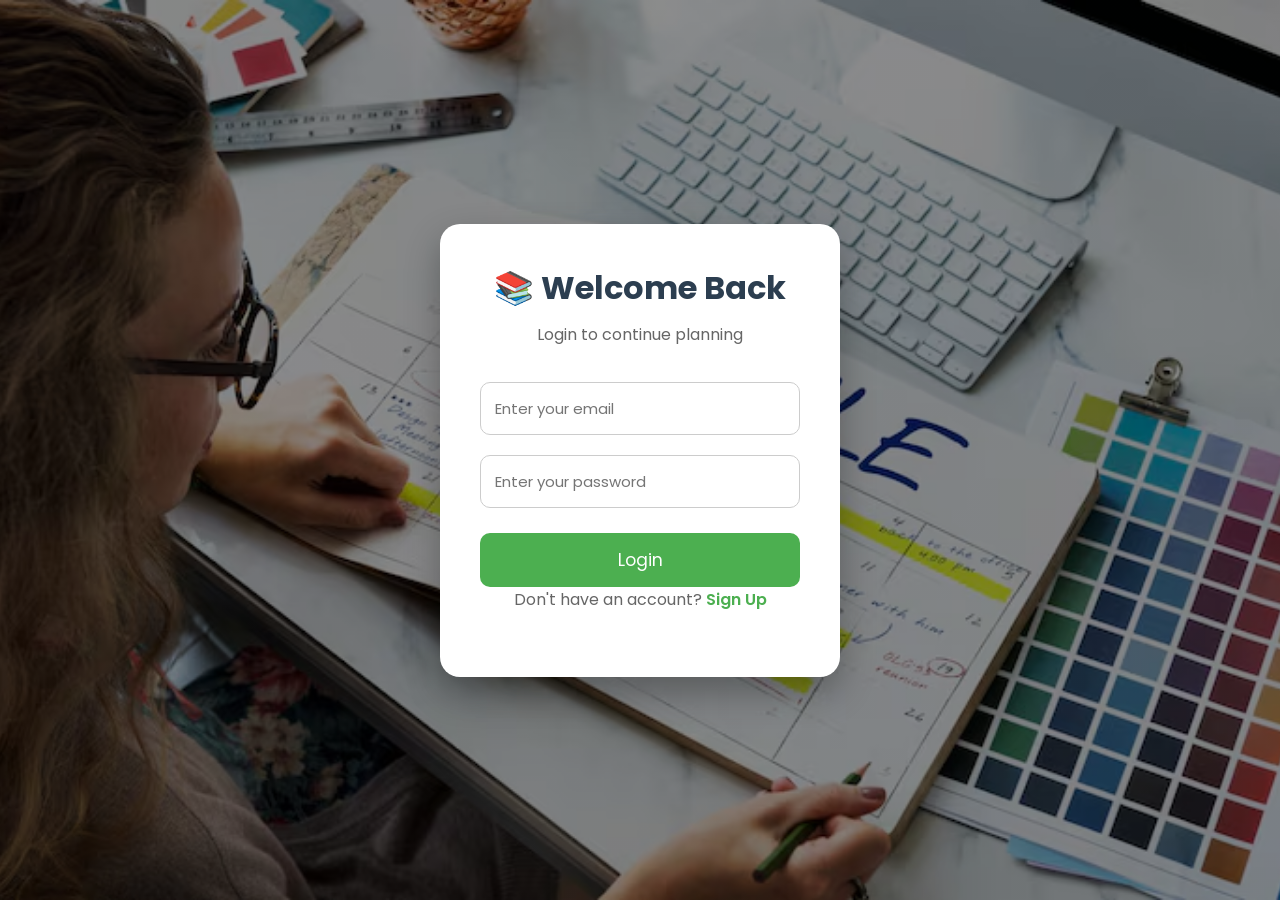
<file: index.html>
<!DOCTYPE html>
<html lang="en">

<head>

<meta charset="UTF-8">
<meta name="viewport" content="width=device-width, initial-scale=1.0">

<title>Student Planner Pro</title>


<link rel="preconnect" href="https://fonts.googleapis.com">
<link rel="preconnect" href="https://fonts.gstatic.com" crossorigin>

<link href="https://fonts.googleapis.com/css2?family=Poppins:wght@300;400;500;600;700&display=swap" rel="stylesheet">


<link rel="stylesheet"
href="https://cdnjs.cloudflare.com/ajax/libs/font-awesome/6.7.2/css/all.min.css">


<link rel="stylesheet" href="css/style.css">

</head>


<body>


<div class="dashboard">


<!-- Navigation -->

<nav>


<h2>📚 Student Planner</h2>



<div class="nav-links">

<a href="index.html">
🏠 Home
</a>


<a href="ai-assistant.html">
🤖 AI Assistant
</a>


<a href="analytics.html">
📊 Analytics
</a>


<button id="logoutBtn">
🚪 Logout
</button>


</div>



</nav>







<!-- Welcome -->


<section class="welcome">


<h1 id="userWelcome">
👋 Welcome!
</h1>


<p>
Plan your day, track progress and improve productivity.
</p>


</section>








<!-- Dashboard Cards -->


<section class="cards">


<div class="card blue">

<h3>
Total Tasks
</h3>

<h1 id="totalTasks">
0
</h1>

</div>



<div class="card green">

<h3>
Completed
</h3>

<h1 id="completedTasks">
0
</h1>

</div>



<div class="card orange">

<h3>
Pending
</h3>

<h1 id="pendingTasks">
0
</h1>

</div>


</section>








<!-- Progress -->


<section class="progress-section">


<h2>
📊 Today's Progress
</h2>



<div class="progress-container">

<div id="progressBar"></div>

</div>


<p id="progressText">
0% Completed
</p>


</section>








<!-- Search -->


<input 
type="text"
id="searchInput"
placeholder="🔍 Search tasks...">







<!-- Tasks -->


<section class="tasks">


<h2>
Today's Tasks
</h2>



<div class="add-task">


<input 
type="text"
id="taskInput"
placeholder="Enter task">



<input 
type="date"
id="taskDate">



<select id="taskCategory">


<option value="Study">
📚 Study
</option>


<option value="Coding">
💻 Coding
</option>


<option value="Assignment">
📝 Assignment
</option>


<option value="Personal">
🎯 Personal
</option>


</select>




<select id="taskPriority">


<option value="High">
🔴 High
</option>


<option value="Medium">
🟡 Medium
</option>


<option value="Low">
🟢 Low
</option>


</select>




<button id="addBtn">

<i class="fa-solid fa-plus"></i>
Add

</button>


</div>






<div id="taskList">

</div>


</section>







<!-- Dark Mode -->


<button id="darkMode">

🌙 Dark Mode

</button>



</div>





<script src="js/script.js"></script>


</body>

</html>
</file>
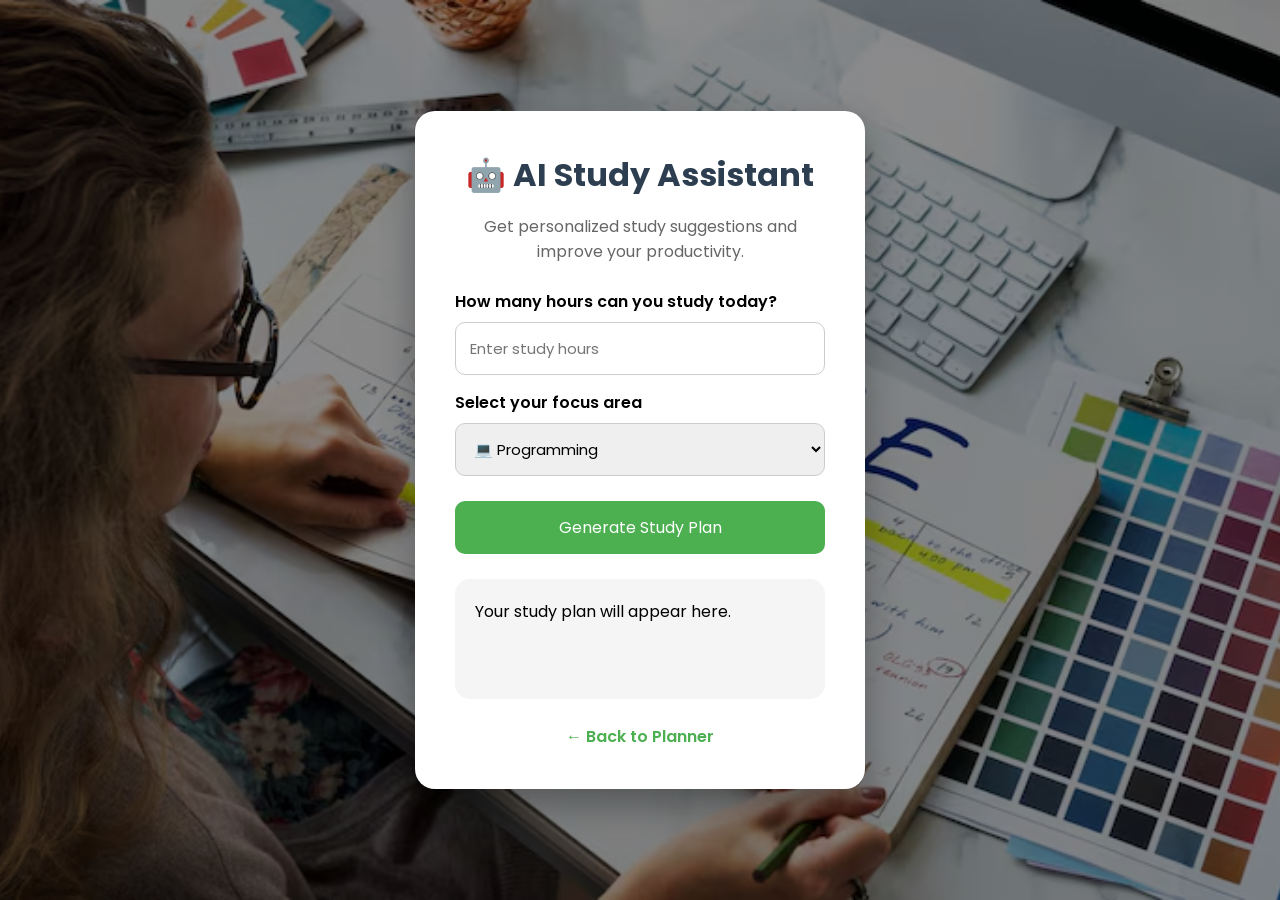
<file: ai-assistant.html>
<!DOCTYPE html>
<html lang="en">

<head>

<meta charset="UTF-8">
<meta name="viewport" content="width=device-width, initial-scale=1.0">

<title>AI Study Assistant</title>


<link rel="preconnect" href="https://fonts.googleapis.com">
<link rel="preconnect" href="https://fonts.gstatic.com" crossorigin>

<link href="https://fonts.googleapis.com/css2?family=Poppins:wght@300;400;500;600;700&display=swap" rel="stylesheet">


<link rel="stylesheet" href="css/ai.css">

</head>


<body>


<div class="ai-container">


    <div class="ai-box">


        <h1>🤖 AI Study Assistant</h1>

        <p>
            Get personalized study suggestions and improve your productivity.
        </p>



        <label>
            How many hours can you study today?
        </label>


        <input 
        type="number"
        id="hours"
        placeholder="Enter study hours">





        <label>
            Select your focus area
        </label>


        <select id="subject">


            <option value="Programming">
                💻 Programming
            </option>


            <option value="AI & ML">
                🤖 AI & ML
            </option>


            <option value="Exams">
                📚 Exam Preparation
            </option>


            <option value="Projects">
                🚀 Projects
            </option>


        </select>





        <button id="generateBtn">
            Generate Study Plan
        </button>





        <div class="result" id="result">

            Your study plan will appear here.

        </div>




        <a href="index.html">
            ← Back to Planner
        </a>


    </div>


</div>



<script src="js/ai.js"></script>


</body>

</html>
</file>
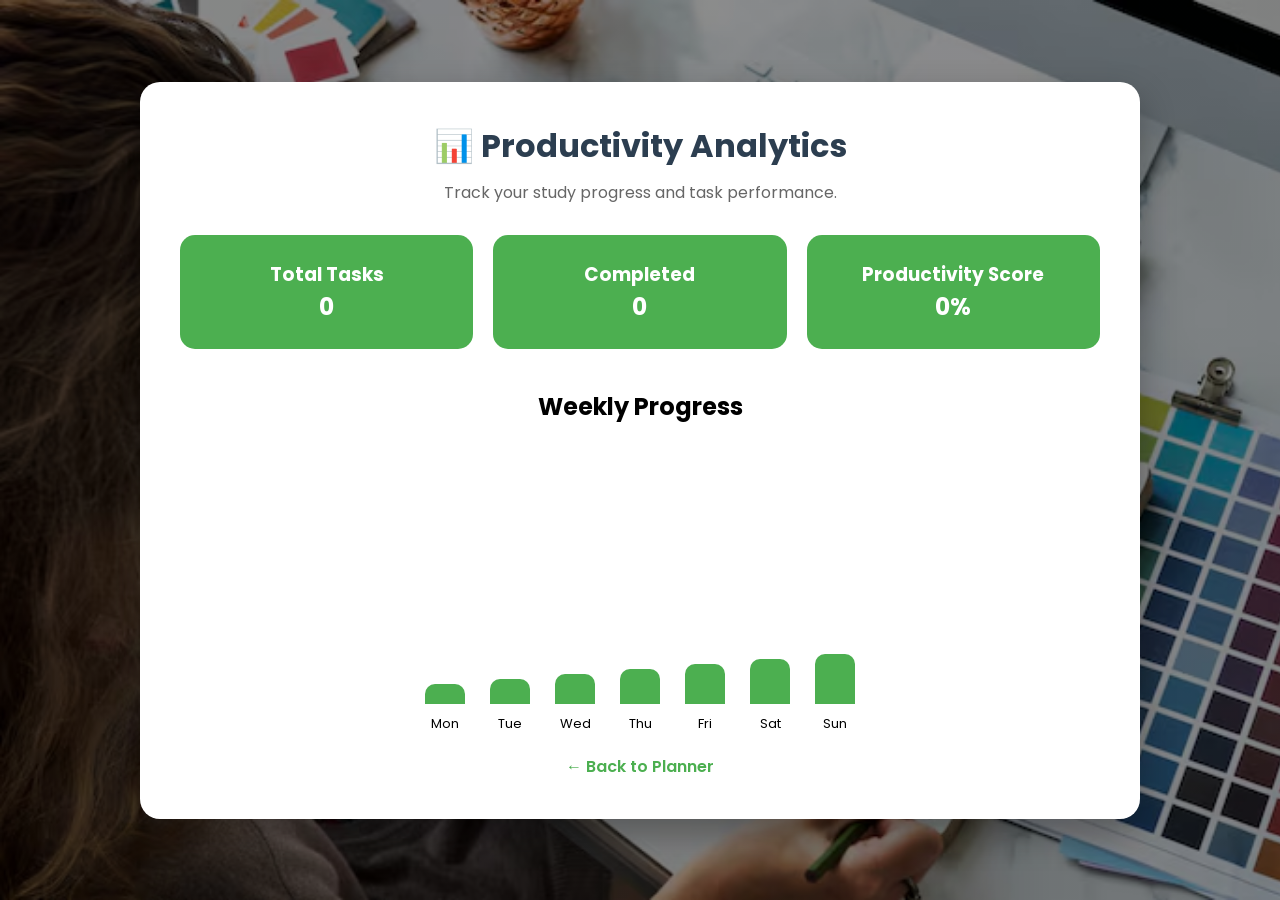
<file: analytics.html>
<!DOCTYPE html>
<html lang="en">

<head>

<meta charset="UTF-8">
<meta name="viewport" content="width=device-width, initial-scale=1.0">

<title>Productivity Analytics</title>

<link rel="preconnect" href="https://fonts.googleapis.com">
<link rel="preconnect" href="https://fonts.gstatic.com" crossorigin>

<link href="https://fonts.googleapis.com/css2?family=Poppins:wght@300;400;500;600;700&display=swap" rel="stylesheet">


<link rel="stylesheet" href="css/analytics.css">

</head>


<body>


<div class="analytics-container">


<h1>📊 Productivity Analytics</h1>

<p>Track your study progress and task performance.</p>



<div class="stats">


<div class="box">

<h3>Total Tasks</h3>

<h2 id="total">0</h2>

</div>



<div class="box">

<h3>Completed</h3>

<h2 id="completed">0</h2>

</div>



<div class="box">

<h3>Productivity Score</h3>

<h2 id="score">0%</h2>

</div>


</div>





<div class="chart-box">


<h2>Weekly Progress</h2>


<div class="chart">


<div class="bar" id="mon">
<span>Mon</span>
</div>


<div class="bar" id="tue">
<span>Tue</span>
</div>


<div class="bar" id="wed">
<span>Wed</span>
</div>


<div class="bar" id="thu">
<span>Thu</span>
</div>


<div class="bar" id="fri">
<span>Fri</span>
</div>


<div class="bar" id="sat">
<span>Sat</span>
</div>


<div class="bar" id="sun">
<span>Sun</span>
</div>


</div>


</div>




<a href="index.html">
← Back to Planner
</a>


</div>



<script src="js/analytics.js"></script>


</body>

</html>
</file>
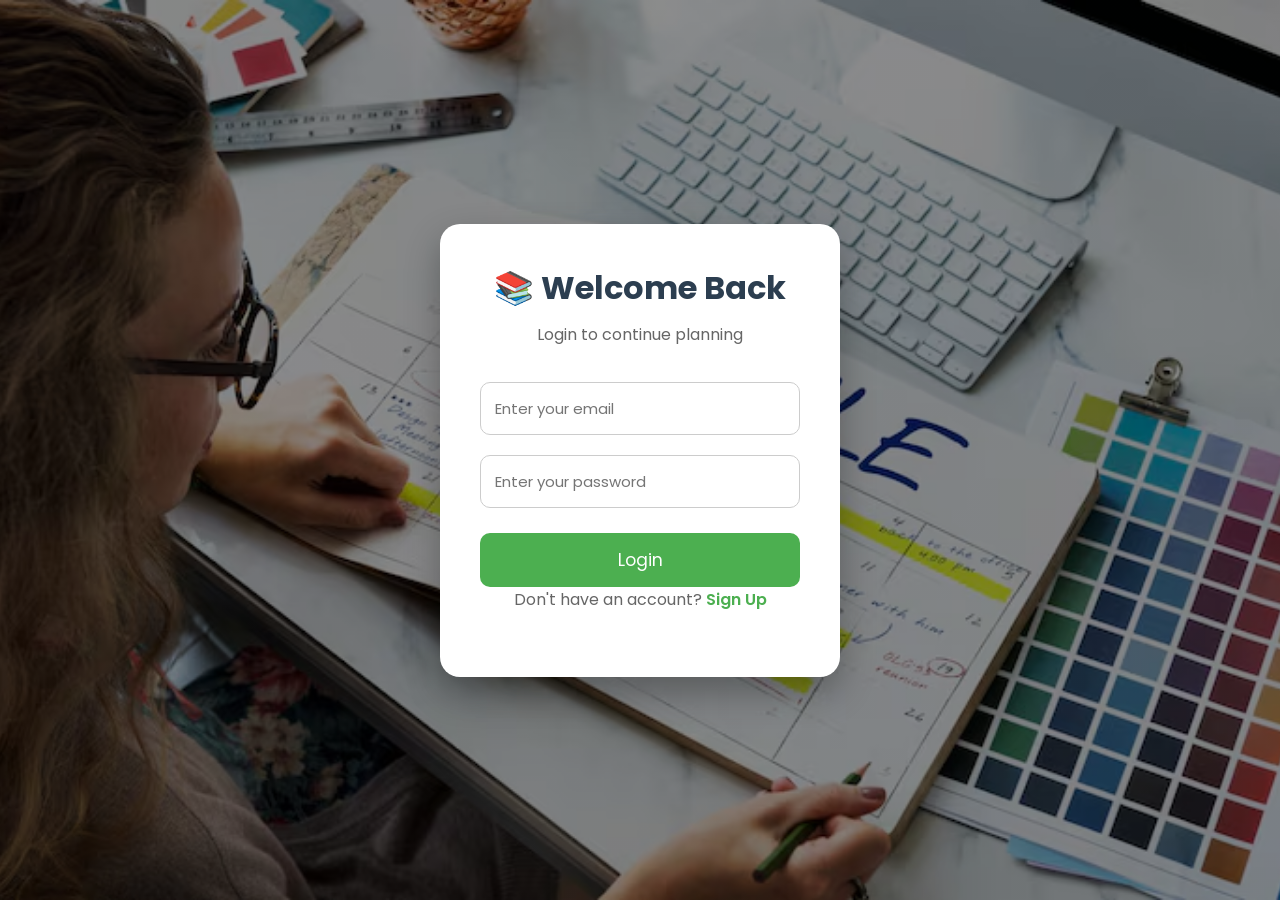
<file: login.html>
<!DOCTYPE html>
<html lang="en">

<head>

<meta charset="UTF-8">
<meta name="viewport" content="width=device-width, initial-scale=1.0">

<title>Student Planner - Login</title>


<link rel="preconnect" href="https://fonts.googleapis.com">
<link rel="preconnect" href="https://fonts.gstatic.com" crossorigin>

<link href="https://fonts.googleapis.com/css2?family=Poppins:wght@300;400;500;600;700&display=swap" rel="stylesheet">


<link rel="stylesheet" href="css/auth.css">

</head>


<body>


<div class="auth-container">


<div class="auth-box">


<h1>📚 Welcome Back</h1>

<p>Login to continue planning</p>



<input 
type="email"
id="loginEmail"
placeholder="Enter your email">



<input 
type="password"
id="loginPassword"
placeholder="Enter your password">



<button id="loginBtn">
Login
</button>




<p>

Don't have an account?

<a href="signup.html">
Sign Up
</a>

</p>



</div>


</div>



<script src="js/auth.js"></script>


</body>

</html>
</file>
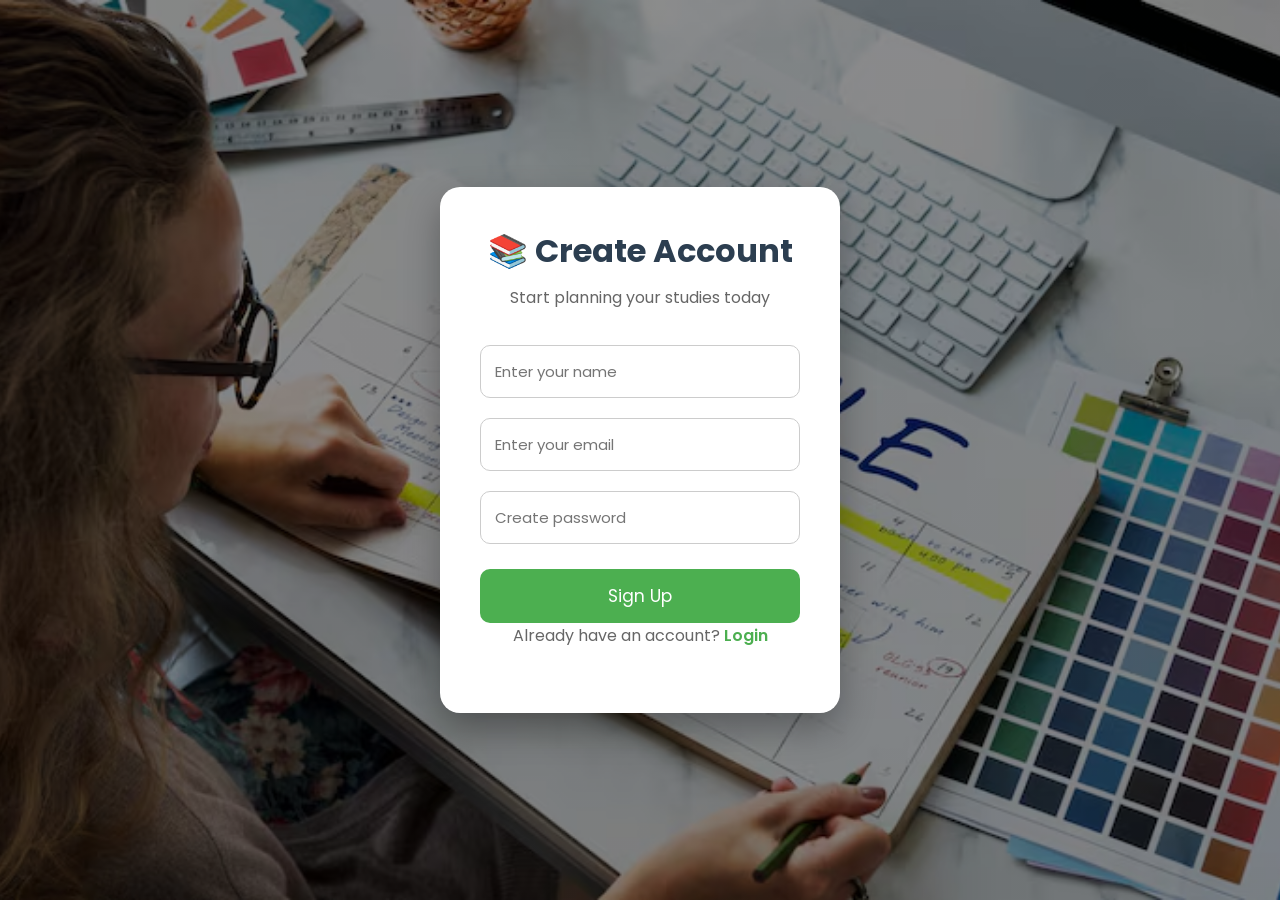
<file: signup.html>
<!DOCTYPE html>
<html lang="en">

<head>

<meta charset="UTF-8">
<meta name="viewport" content="width=device-width, initial-scale=1.0">

<title>Student Planner - Signup</title>


<!-- Google Font -->
<link rel="preconnect" href="https://fonts.googleapis.com">
<link rel="preconnect" href="https://fonts.gstatic.com" crossorigin>

<link href="https://fonts.googleapis.com/css2?family=Poppins:wght@300;400;500;600;700&display=swap" rel="stylesheet">


<link rel="stylesheet" href="css/auth.css">

</head>


<body>


<div class="auth-container">


    <div class="auth-box">


        <h1>📚 Create Account</h1>

        <p>Start planning your studies today</p>



        <input 
        type="text"
        id="name"
        placeholder="Enter your name">



        <input 
        type="email"
        id="email"
        placeholder="Enter your email">



        <input 
        type="password"
        id="password"
        placeholder="Create password">



        <button id="signupBtn">
            Sign Up
        </button>



        <p>
            Already have an account?
            <a href="login.html">
                Login
            </a>
        </p>



    </div>


</div>




<script src="js/auth.js"></script>


</body>

</html>
</file>
<file: css/style.css>
*{
    margin:0;
    padding:0;
    box-sizing:border-box;
    font-family:'Poppins',sans-serif;
}


body{

    min-height:100vh;

    display:flex;
    justify-content:center;
    align-items:center;

    padding:30px;


    background:
    linear-gradient(
    rgba(0,0,0,.45),
    rgba(0,0,0,.45)
    ),
    url("../images/background.jpg");


    background-size:cover;
    background-position:center;

}



.dashboard{

    width:100%;
    max-width:1200px;

    background:white;

    padding:35px;

    border-radius:20px;

    box-shadow:0 15px 35px rgba(0,0,0,.3);

}





nav{

    display:flex;

    justify-content:space-between;

    align-items:center;

    margin-bottom:30px;

}



nav h2{

    color:#2c3e50;

}



.nav-links{

    display:flex;

    gap:15px;

    align-items:center;

}



.nav-links a{

    text-decoration:none;

    color:#333;

    font-weight:500;

}



.nav-links a:hover{

    color:#4CAF50;

}




button{

    border:none;

    cursor:pointer;

    border-radius:10px;

}





#logoutBtn{

    background:#f44336;

    color:white;

    padding:10px 18px;

}



#logoutBtn:hover{

    background:#c62828;

}





.welcome{

    margin-bottom:30px;

}



.welcome h1{

    color:#2c3e50;

}



.welcome p{

    color:#666;

}





.cards{

    display:grid;

    grid-template-columns:repeat(3,1fr);

    gap:20px;

    margin-bottom:30px;

}




.card{

    padding:25px;

    border-radius:18px;

    color:white;

    text-align:center;

}



.blue{

    background:linear-gradient(135deg,#667eea,#764ba2);

}



.green{

    background:linear-gradient(135deg,#11998e,#38ef7d);

}



.orange{

    background:linear-gradient(135deg,#ff9966,#ff5e62);

}






.progress-container{

    height:20px;

    background:#ddd;

    border-radius:20px;

    overflow:hidden;

    margin:15px 0;

}



#progressBar{

    height:100%;

    width:0%;

    background:#4CAF50;

    transition:.5s;

}





#searchInput{

    width:100%;

    padding:15px;

    margin:25px 0;

    border-radius:12px;

    border:1px solid #ccc;

}





.add-task{

    display:flex;

    gap:10px;

    margin:20px 0;

}



.add-task input,
.add-task select{

    padding:12px;

    border-radius:10px;

    border:1px solid #ccc;

}



#taskInput{

    flex:1;

}




#addBtn{

    background:#4CAF50;

    color:white;

    padding:12px 25px;

}



#addBtn:hover{

    background:#388E3C;

}





.task{

    background:#f5f5f5;

    padding:18px;

    margin:12px 0;

    border-radius:12px;

    border-left:5px solid #4CAF50;

    display:flex;

    justify-content:space-between;

}



.actions button{

    padding:8px;

    margin-left:5px;

}





.complete-btn{

    background:#4CAF50;

    color:white;

}



.edit-btn{

    background:#2196F3;

    color:white;

}



.delete-btn{

    background:#f44336;

    color:white;

}





#darkMode{

    width:100%;

    padding:14px;

    margin-top:25px;

    background:#333;

    color:white;

    font-size:16px;

}





.dark{

    background:#111;

}



.dark .dashboard{

    background:#222;

    color:white;

}



.dark .task{

    background:#444;

    color:white;

}



.dark h1,
.dark h2,
.dark h3{

    color:white;

}





@media(max-width:768px){


nav{

    flex-direction:column;

    gap:20px;

}



.nav-links{

    flex-wrap:wrap;

    justify-content:center;

}



.cards{

    grid-template-columns:1fr;

}



.add-task{

    flex-direction:column;

}


}
</file>
<file: css/ai.css>
*{
    margin:0;
    padding:0;
    box-sizing:border-box;
    font-family:'Poppins',sans-serif;
}


body{

    min-height:100vh;

    display:flex;

    justify-content:center;

    align-items:center;


    background:

    linear-gradient(
    rgba(0,0,0,.45),
    rgba(0,0,0,.45)
    ),

    url("../images/background.jpg");


    background-size:cover;

    background-position:center;

}




.ai-container{

    width:100%;

    display:flex;

    justify-content:center;

    padding:30px;

}




.ai-box{

    width:450px;

    background:white;

    padding:40px;

    border-radius:20px;

    text-align:center;

    box-shadow:0 15px 35px rgba(0,0,0,.3);

}




.ai-box h1{

    color:#2c3e50;

    margin-bottom:15px;

}




.ai-box p{

    color:#666;

    margin-bottom:25px;

}





.ai-box label{

    display:block;

    text-align:left;

    margin-top:15px;

    font-weight:600;

}




.ai-box input,
.ai-box select{

    width:100%;

    padding:14px;

    margin-top:8px;

    border-radius:10px;

    border:1px solid #ccc;

    font-size:15px;

}




.ai-box button{

    width:100%;

    margin-top:25px;

    padding:14px;

    border:none;

    border-radius:10px;

    background:#4CAF50;

    color:white;

    font-size:16px;

    cursor:pointer;

}



.ai-box button:hover{

    background:#388E3C;

}





.result{

    margin-top:25px;

    padding:20px;

    background:#f5f5f5;

    border-radius:15px;

    min-height:120px;

    text-align:left;

    line-height:1.6;

}





.ai-box a{

    display:block;

    margin-top:25px;

    text-decoration:none;

    color:#4CAF50;

    font-weight:600;

}
</file>
<file: css/analytics.css>
*{

margin:0;

padding:0;

box-sizing:border-box;

font-family:'Poppins',sans-serif;

}



body{

min-height:100vh;

display:flex;

justify-content:center;

align-items:center;


background:

linear-gradient(
rgba(0,0,0,.45),
rgba(0,0,0,.45)
),

url("../images/background.jpg");


background-size:cover;

}




.analytics-container{

width:90%;

max-width:1000px;

background:white;

padding:40px;

border-radius:20px;

text-align:center;

box-shadow:0 15px 35px rgba(0,0,0,.3);

}



.analytics-container h1{

color:#2c3e50;

margin-bottom:10px;

}



.analytics-container p{

color:#666;

margin-bottom:30px;

}





.stats{

display:grid;

grid-template-columns:repeat(3,1fr);

gap:20px;

}



.box{

padding:25px;

border-radius:15px;

background:#4CAF50;

color:white;

}



.chart-box{

margin-top:40px;

}



.chart{

height:250px;

display:flex;

align-items:flex-end;

justify-content:center;

gap:25px;

margin-top:30px;

}



.bar{

width:40px;

height:80px;

background:#4CAF50;

border-radius:10px 10px 0 0;

position:relative;

}



.bar span{

position:absolute;

bottom:-30px;

left:50%;

transform:translateX(-50%);

font-size:13px;

}



.analytics-container a{

display:block;

margin-top:50px;

color:#4CAF50;

text-decoration:none;

font-weight:600;

}





@media(max-width:700px){


.stats{

grid-template-columns:1fr;

}


.chart{

gap:10px;

}


.bar{

width:25px;

}


}
</file>
<file: css/auth.css>
*{
    margin:0;
    padding:0;
    box-sizing:border-box;
    font-family:'Poppins',sans-serif;
}


body{

    min-height:100vh;

    display:flex;

    justify-content:center;

    align-items:center;


    background:

    linear-gradient(
    rgba(0,0,0,.45),
    rgba(0,0,0,.45)
    ),

    url("../images/background.jpg");


    background-size:cover;

    background-position:center;

}



.auth-container{

    width:100%;

    display:flex;

    justify-content:center;

}



.auth-box{

    width:400px;

    background:white;

    padding:40px;

    border-radius:20px;

    text-align:center;

    box-shadow:0 15px 35px rgba(0,0,0,.3);

}



.auth-box h1{

    color:#2c3e50;

    margin-bottom:10px;

}



.auth-box p{

    color:#666;

    margin-bottom:25px;

}



.auth-box input{

    width:100%;

    padding:14px;

    margin:10px 0;

    border-radius:10px;

    border:1px solid #ccc;

    outline:none;

    font-size:15px;

}



.auth-box input:focus{

    border-color:#4CAF50;

}



.auth-box button{

    width:100%;

    padding:14px;

    margin-top:15px;

    border:none;

    border-radius:10px;

    background:#4CAF50;

    color:white;

    font-size:17px;

    cursor:pointer;

}



.auth-box button:hover{

    background:#388E3C;

}



.auth-box a{

    color:#4CAF50;

    text-decoration:none;

    font-weight:600;

}
</file>
